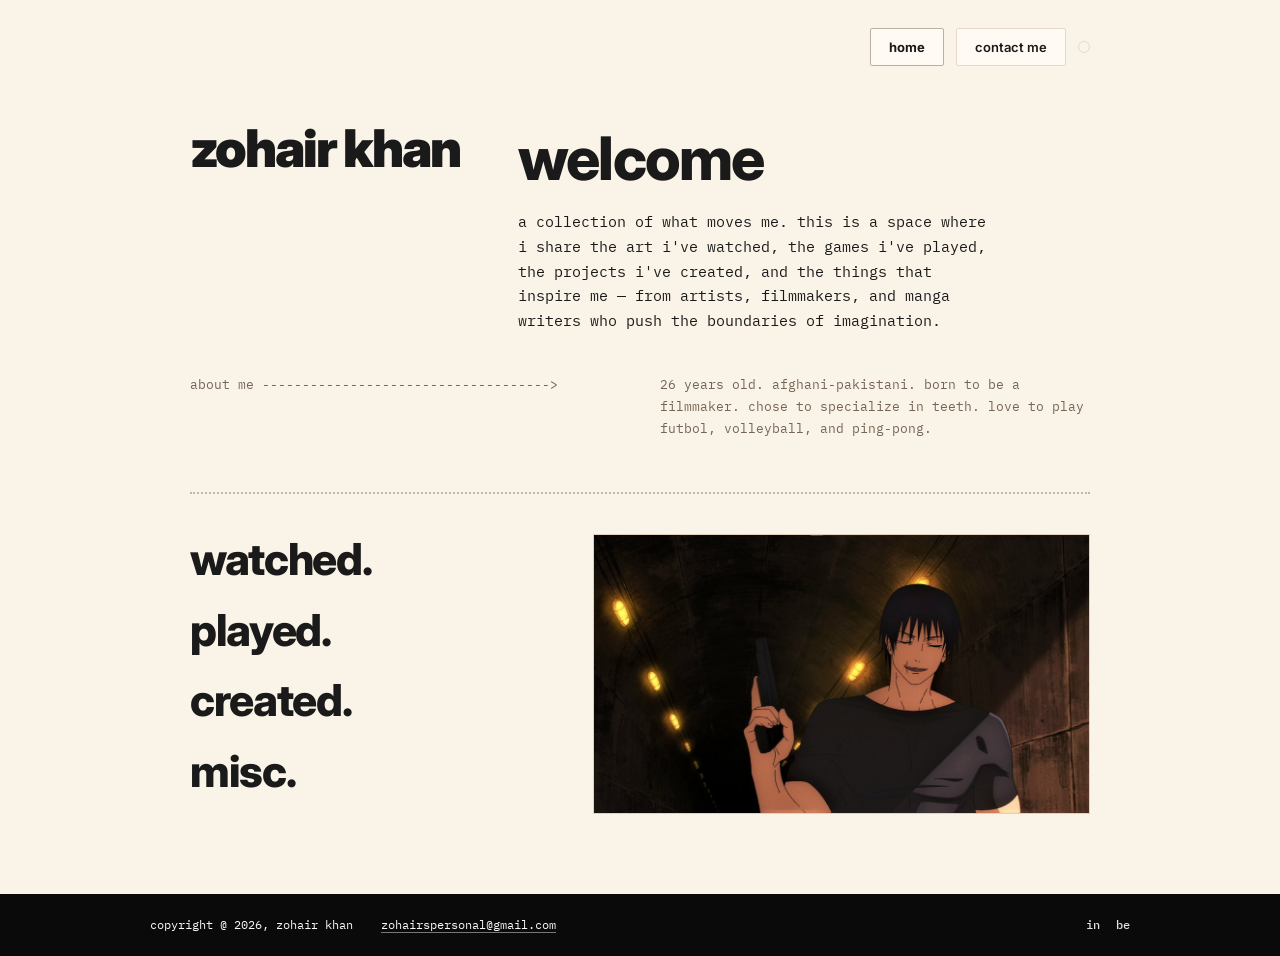
<file: index.html>
<!DOCTYPE html>
<html lang="en">
<head>
  <meta charset="UTF-8">
  <meta name="viewport" content="width=device-width, initial-scale=1.0">
  <title>zohair khan</title>
  <link rel="preconnect" href="https://fonts.googleapis.com">
  <link rel="preconnect" href="https://fonts.gstatic.com" crossorigin>
  <link href="https://fonts.googleapis.com/css2?family=IBM+Plex+Mono:wght@400;500&family=Inter:wght@400;600;800;900&display=swap" rel="stylesheet">
  <link rel="stylesheet" href="portfolio-theme.css">
</head>

<body>
  <div class="page">
    <header class="top-bar">
      <a class="nav-pill" href="index.html" aria-current="page">home</a>
      <a class="nav-pill" href="contact.html">contact me</a>
      <button type="button" class="theme-dot" id="theme-toggle" aria-label="Toggle dark mode" aria-pressed="false" title="Theme"></button>
    </header>

    <main>
      <section class="intro-block" aria-label="Introduction">
        <div class="name-brand">zohair khan</div>
        <div>
          <p class="hi">welcome</p>
          <p class="intro-lead">a collection of what moves me. this is a space where i share the art i've watched, the games i've played, the projects i've created, and the things that inspire me — from artists, filmmakers, and manga writers who push the boundaries of imagination. </p>
        </div>
      </section>

      <div class="intro-columns">
        <p>about me ------------------------------------></p>
        <p>26 years old. afghani-pakistani. born to be a filmmaker. chose to specialize in teeth. love to play futbol, volleyball, and ping-pong.  </p>
      </div>

      <hr class="rule-dotted">

      <section class="categories-row" aria-label="Portfolio categories">
        <nav id="works" class="category-nav">
          <a class="category-heading" href="film.html">watched.</a>
          <a class="category-heading" href="games.html">played.</a>
          <a class="category-heading" href="creative.html">created.</a>
          <a class="category-heading" href="reads.html">misc.</a>
        </nav>
        <figure class="bottom-spotlight">
          <img class="bottom-spotlight-img" src="spotlight.png" alt="Illustration � Toji Fushiguro in a tunnel">
        </figure>
      </section>
    </main>
  </div>

  <footer class="site-footer">
    <div class="inner">
      <span>copyright @ 2026, zohair khan</span>
      <span><a href="mailto:zohairspersonal@gmail.com">zohairspersonal@gmail.com</a></span>
      <div class="footer-social" aria-label="Social">
        <a href="https://linkedin.com" target="_blank" rel="noopener noreferrer">in</a>
        <a href="https://behance.net" target="_blank" rel="noopener noreferrer">be</a>
      </div>
    </div>
  </footer>

  <script src="portfolio-theme.js" defer></script>
</body>
</html>
</file>
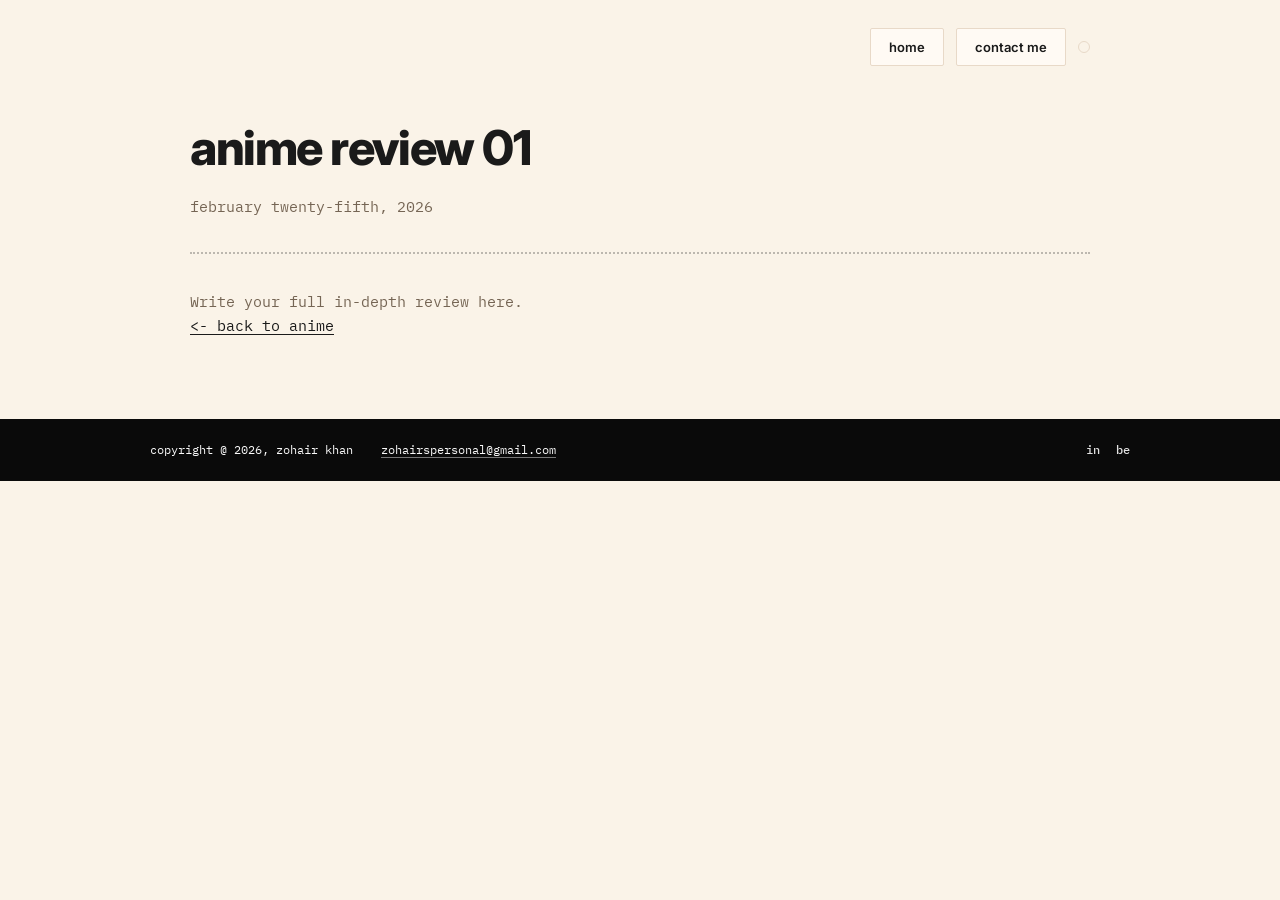
<file: anime-review-2026-02-25.html>
<!DOCTYPE html>
<html lang="en">
<head><meta charset="UTF-8"><meta name="viewport" content="width=device-width, initial-scale=1.0"><title>anime review 01</title><link rel="preconnect" href="https://fonts.googleapis.com"><link rel="preconnect" href="https://fonts.gstatic.com" crossorigin><link href="https://fonts.googleapis.com/css2?family=IBM+Plex+Mono:wght@400;500&family=Inter:wght@400;600;800;900&display=swap" rel="stylesheet"><link rel="stylesheet" href="portfolio-theme.css"></head>
<body><div class="page"><header class="top-bar"><a class="nav-pill" href="index.html">home</a><a class="nav-pill" href="contact.html">contact me</a><button type="button" class="theme-dot" id="theme-toggle" aria-label="Toggle dark mode" aria-pressed="false" title="Theme"></button></header><main><h1 class="page-title">anime review 01</h1><p class="subpage-lead">february twenty-fifth, 2026</p><hr class="rule-dotted rule-dotted--sub"><p class="subpage-lead">Write your full in-depth review here.</p><p class="subpage-lead"><a href="watched-anime.html"><- back to anime</a></p></main></div><footer class="site-footer"><div class="inner"><span>copyright @ 2026, zohair khan</span><span><a href="mailto:zohairspersonal@gmail.com">zohairspersonal@gmail.com</a></span><div class="footer-social" aria-label="Social"><a href="https://linkedin.com" target="_blank" rel="noopener noreferrer">in</a><a href="https://behance.net" target="_blank" rel="noopener noreferrer">be</a></div></div></footer><script src="portfolio-theme.js" defer></script></body>
</html>
</file>
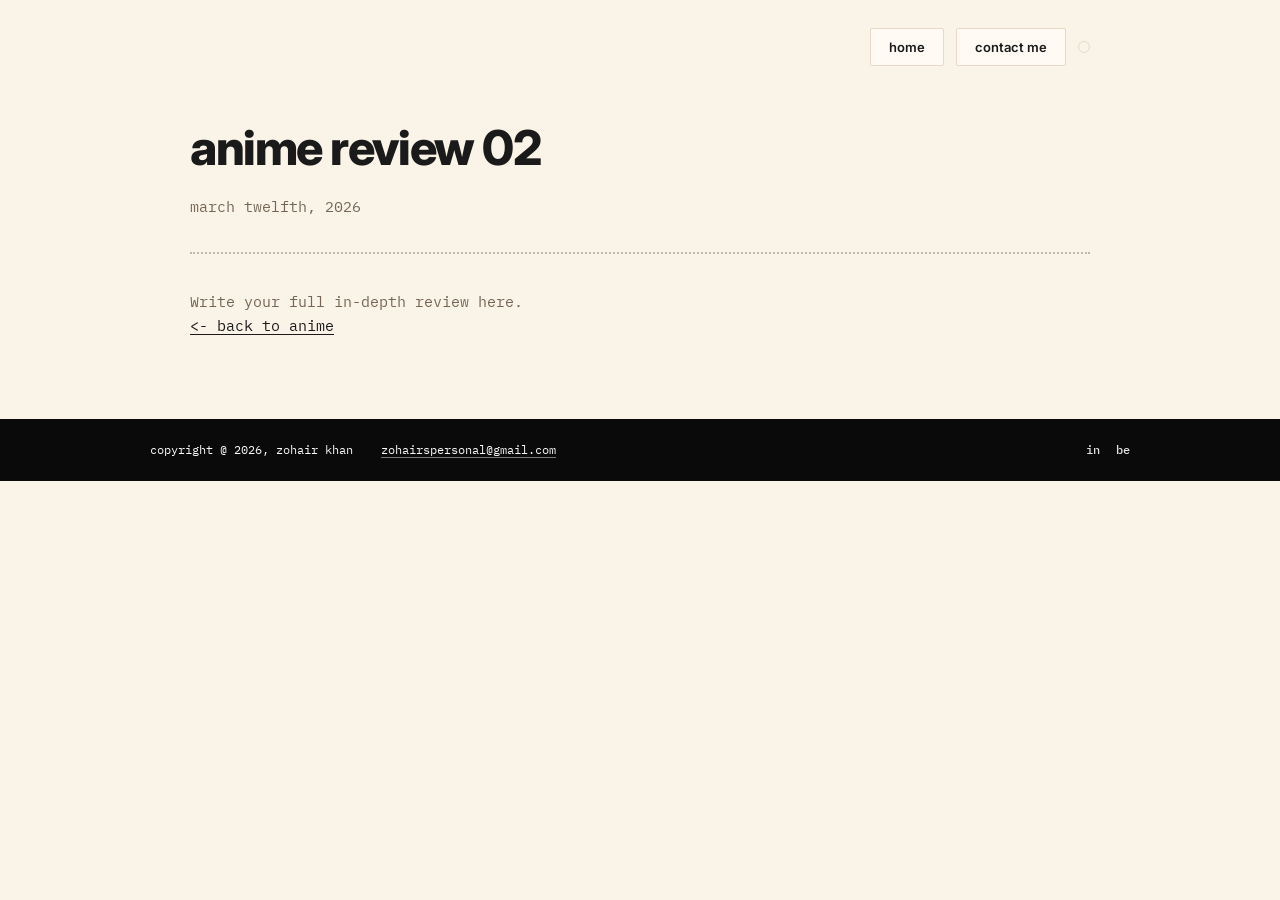
<file: anime-review-2026-03-12.html>
<!DOCTYPE html>
<html lang="en">
<head><meta charset="UTF-8"><meta name="viewport" content="width=device-width, initial-scale=1.0"><title>anime review 02</title><link rel="preconnect" href="https://fonts.googleapis.com"><link rel="preconnect" href="https://fonts.gstatic.com" crossorigin><link href="https://fonts.googleapis.com/css2?family=IBM+Plex+Mono:wght@400;500&family=Inter:wght@400;600;800;900&display=swap" rel="stylesheet"><link rel="stylesheet" href="portfolio-theme.css"></head>
<body><div class="page"><header class="top-bar"><a class="nav-pill" href="index.html">home</a><a class="nav-pill" href="contact.html">contact me</a><button type="button" class="theme-dot" id="theme-toggle" aria-label="Toggle dark mode" aria-pressed="false" title="Theme"></button></header><main><h1 class="page-title">anime review 02</h1><p class="subpage-lead">march twelfth, 2026</p><hr class="rule-dotted rule-dotted--sub"><p class="subpage-lead">Write your full in-depth review here.</p><p class="subpage-lead"><a href="watched-anime.html"><- back to anime</a></p></main></div><footer class="site-footer"><div class="inner"><span>copyright @ 2026, zohair khan</span><span><a href="mailto:zohairspersonal@gmail.com">zohairspersonal@gmail.com</a></span><div class="footer-social" aria-label="Social"><a href="https://linkedin.com" target="_blank" rel="noopener noreferrer">in</a><a href="https://behance.net" target="_blank" rel="noopener noreferrer">be</a></div></div></footer><script src="portfolio-theme.js" defer></script></body>
</html>
</file>
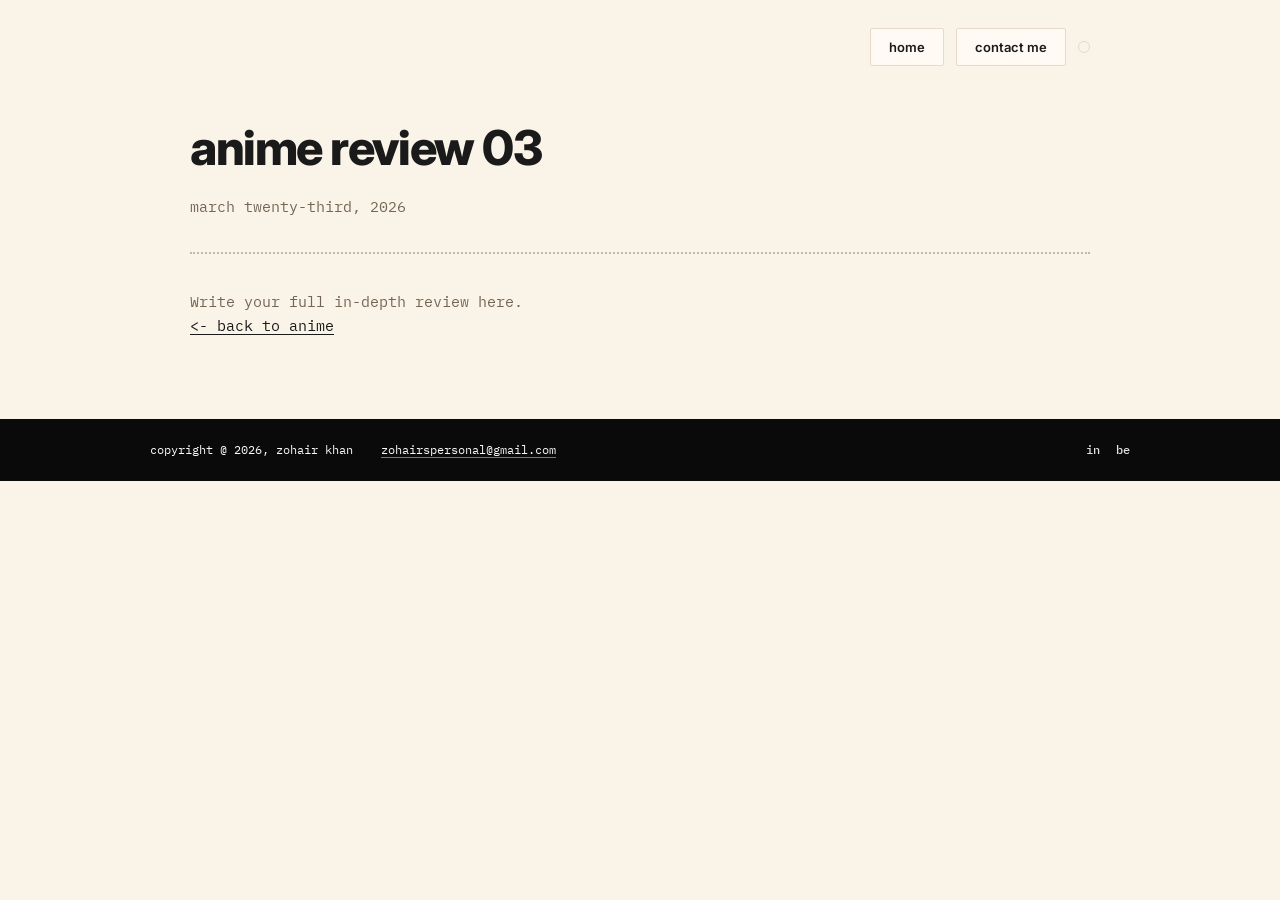
<file: anime-review-2026-03-23.html>
<!DOCTYPE html>
<html lang="en">
<head>
  <meta charset="UTF-8">
  <meta name="viewport" content="width=device-width, initial-scale=1.0">
  <title>anime review 03</title>
  <link rel="preconnect" href="https://fonts.googleapis.com">
  <link rel="preconnect" href="https://fonts.gstatic.com" crossorigin>
  <link href="https://fonts.googleapis.com/css2?family=IBM+Plex+Mono:wght@400;500&family=Inter:wght@400;600;800;900&display=swap" rel="stylesheet">
  <link rel="stylesheet" href="portfolio-theme.css">
</head>
<body>
  <div class="page">
    <header class="top-bar">
      <a class="nav-pill" href="index.html">home</a>
      <a class="nav-pill" href="contact.html">contact me</a>
      <button type="button" class="theme-dot" id="theme-toggle" aria-label="Toggle dark mode" aria-pressed="false" title="Theme"></button>
    </header>
    <main>
      <h1 class="page-title">anime review 03</h1>
      <p class="subpage-lead">march twenty-third, 2026</p>
      <hr class="rule-dotted rule-dotted--sub">
      <p class="subpage-lead">Write your full in-depth review here.</p>
      <p class="subpage-lead"><a href="watched-anime.html"><- back to anime</a></p>
    </main>
  </div>
  <footer class="site-footer"><div class="inner"><span>copyright @ 2026, zohair khan</span><span><a href="mailto:zohairspersonal@gmail.com">zohairspersonal@gmail.com</a></span><div class="footer-social" aria-label="Social"><a href="https://linkedin.com" target="_blank" rel="noopener noreferrer">in</a><a href="https://behance.net" target="_blank" rel="noopener noreferrer">be</a></div></div></footer>
  <script src="portfolio-theme.js" defer></script>
</body>
</html>
</file>
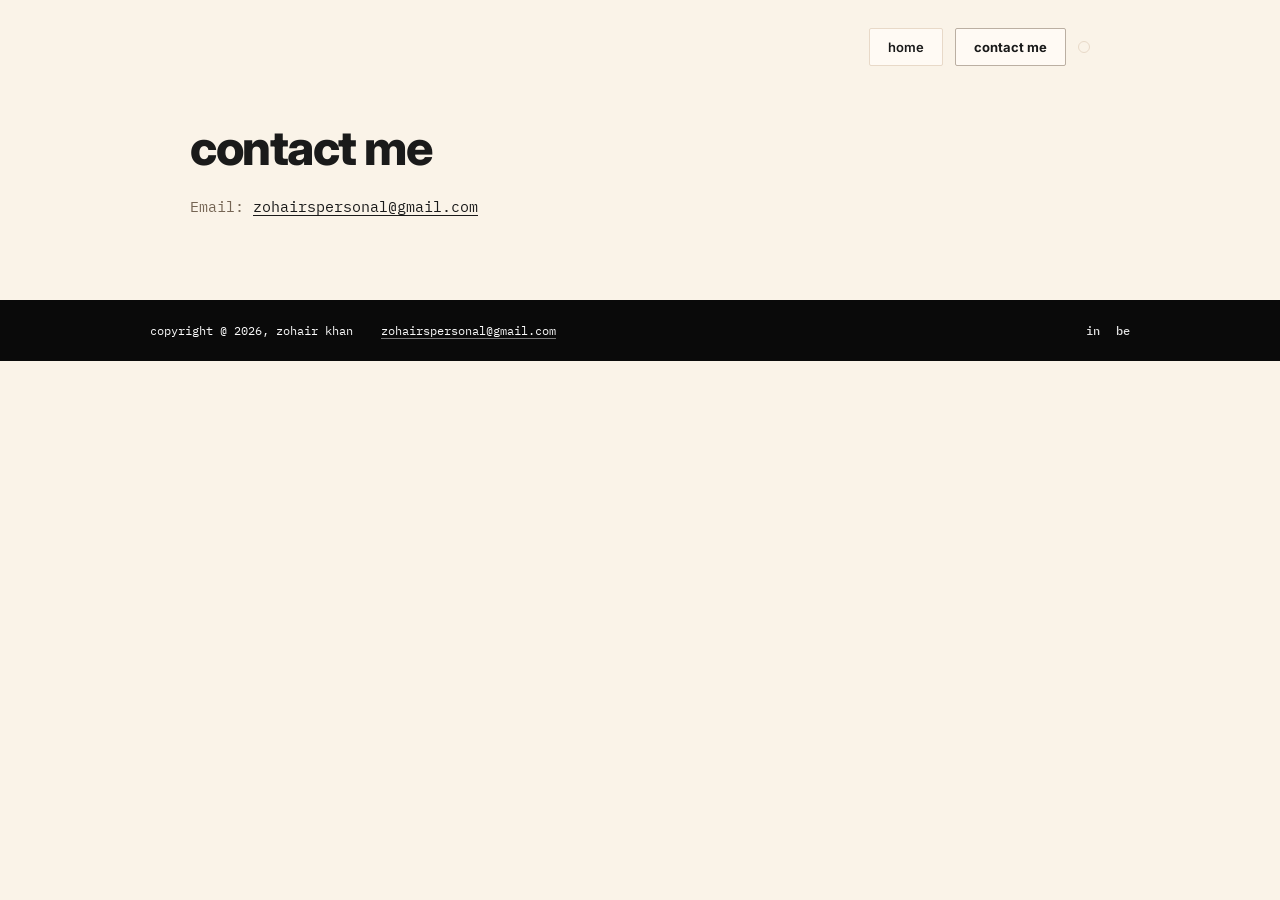
<file: contact.html>
<!DOCTYPE html>
<html lang="en">
<head>
  <meta charset="UTF-8">
  <meta name="viewport" content="width=device-width, initial-scale=1.0">
  <title>contact me</title>
  <link rel="preconnect" href="https://fonts.googleapis.com">
  <link rel="preconnect" href="https://fonts.gstatic.com" crossorigin>
  <link href="https://fonts.googleapis.com/css2?family=IBM+Plex+Mono:wght@400;500&family=Inter:wght@400;600;800;900&display=swap" rel="stylesheet">
  <link rel="stylesheet" href="portfolio-theme.css">
</head>
<body>
  <div class="page">
    <header class="top-bar">
      <a class="nav-pill" href="index.html">home</a>
      <a class="nav-pill" href="contact.html" aria-current="page">contact me</a>
      <button type="button" class="theme-dot" id="theme-toggle" aria-label="Toggle dark mode" aria-pressed="false" title="Theme"></button>
    </header>

    <main>
      <h1 class="page-title">contact me</h1>
      <p class="subpage-lead">
        Email: <a href="mailto:zohairspersonal@gmail.com">zohairspersonal@gmail.com</a>
      </p>
    </main>
  </div>

  <footer class="site-footer">
    <div class="inner">
      <span>copyright @ 2026, zohair khan</span>
      <span><a href="mailto:zohairspersonal@gmail.com">zohairspersonal@gmail.com</a></span>
      <div class="footer-social" aria-label="Social">
        <a href="https://linkedin.com" target="_blank" rel="noopener noreferrer">in</a>
        <a href="https://behance.net" target="_blank" rel="noopener noreferrer">be</a>
      </div>
    </div>
  </footer>

  <script src="portfolio-theme.js" defer></script>
</body>
</html>
</file>
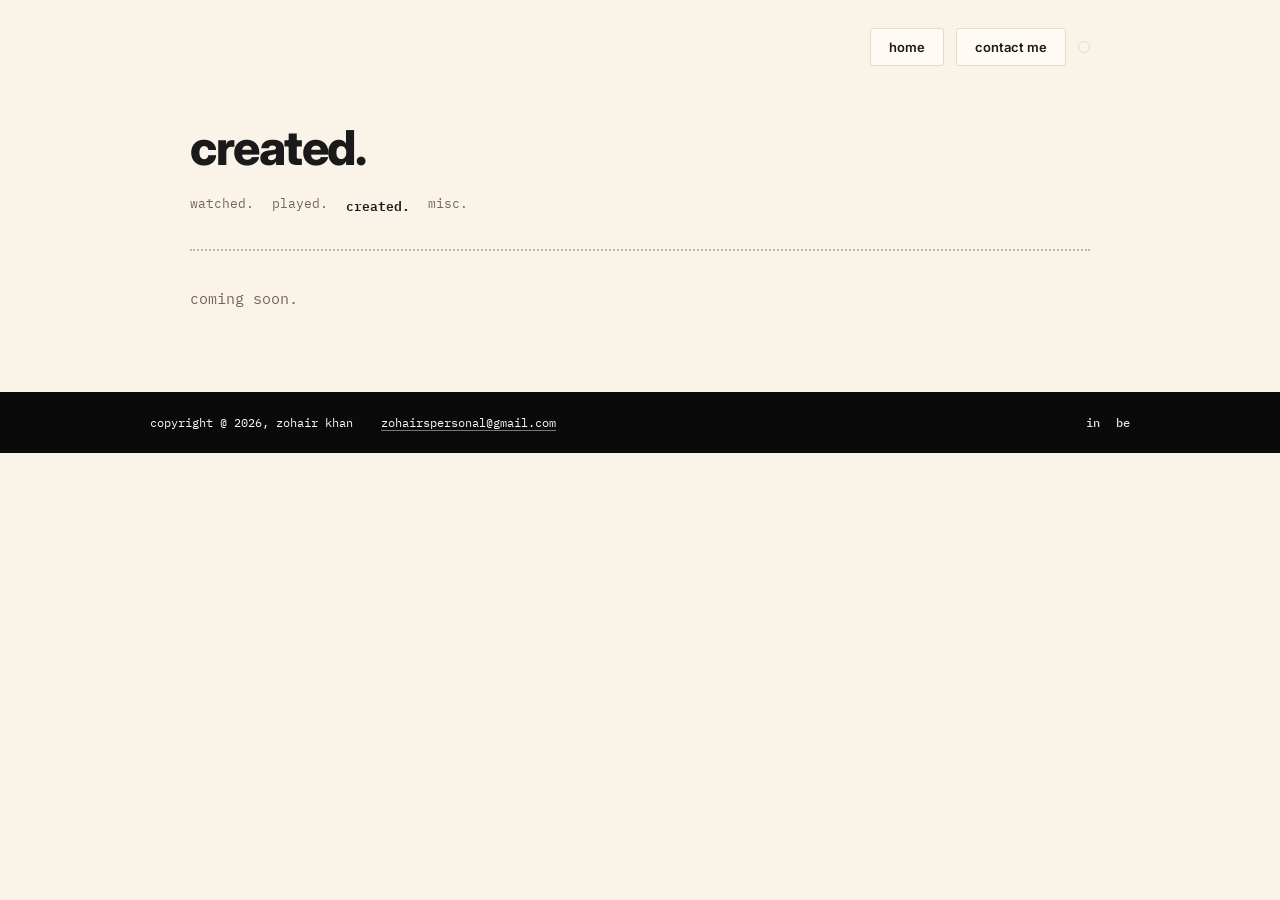
<file: creative.html>
<!DOCTYPE html>
<html lang="en">
<head>
  <meta charset="UTF-8">
  <meta name="viewport" content="width=device-width, initial-scale=1.0">
  <title>created.</title>
  <link rel="preconnect" href="https://fonts.googleapis.com">
  <link rel="preconnect" href="https://fonts.gstatic.com" crossorigin>
  <link href="https://fonts.googleapis.com/css2?family=IBM+Plex+Mono:wght@400;500&family=Inter:wght@400;600;800;900&display=swap" rel="stylesheet">
  <link rel="stylesheet" href="portfolio-theme.css">
</head>
<body>
  <div class="page">
    <header class="top-bar">
      <a class="nav-pill" href="index.html">home</a>
      <a class="nav-pill" href="contact.html">contact me</a>
      <button type="button" class="theme-dot" id="theme-toggle" aria-label="Toggle dark mode" aria-pressed="false" title="Theme"></button>
    </header>

    <main>
      <h1 class="page-title">created.</h1>
      <nav class="subpage-nav" aria-label="Portfolio sections">
        <a href="film.html">watched.</a>
        <a href="games.html">played.</a>
        <a href="creative.html" aria-current="page">created.</a>
        <a href="reads.html">misc.</a>
      </nav>
      <hr class="rule-dotted rule-dotted--sub">

      <p class="subpage-lead">coming soon.</p>
    </main>
  </div>

  <footer class="site-footer">
    <div class="inner">
      <span>copyright @ 2026, zohair khan</span>
      <span><a href="mailto:zohairspersonal@gmail.com">zohairspersonal@gmail.com</a></span>
      <div class="footer-social" aria-label="Social">
        <a href="https://linkedin.com" target="_blank" rel="noopener noreferrer">in</a>
        <a href="https://behance.net" target="_blank" rel="noopener noreferrer">be</a>
      </div>
    </div>
  </footer>

  <script src="portfolio-theme.js" defer></script>
</body>
</html>
</file>
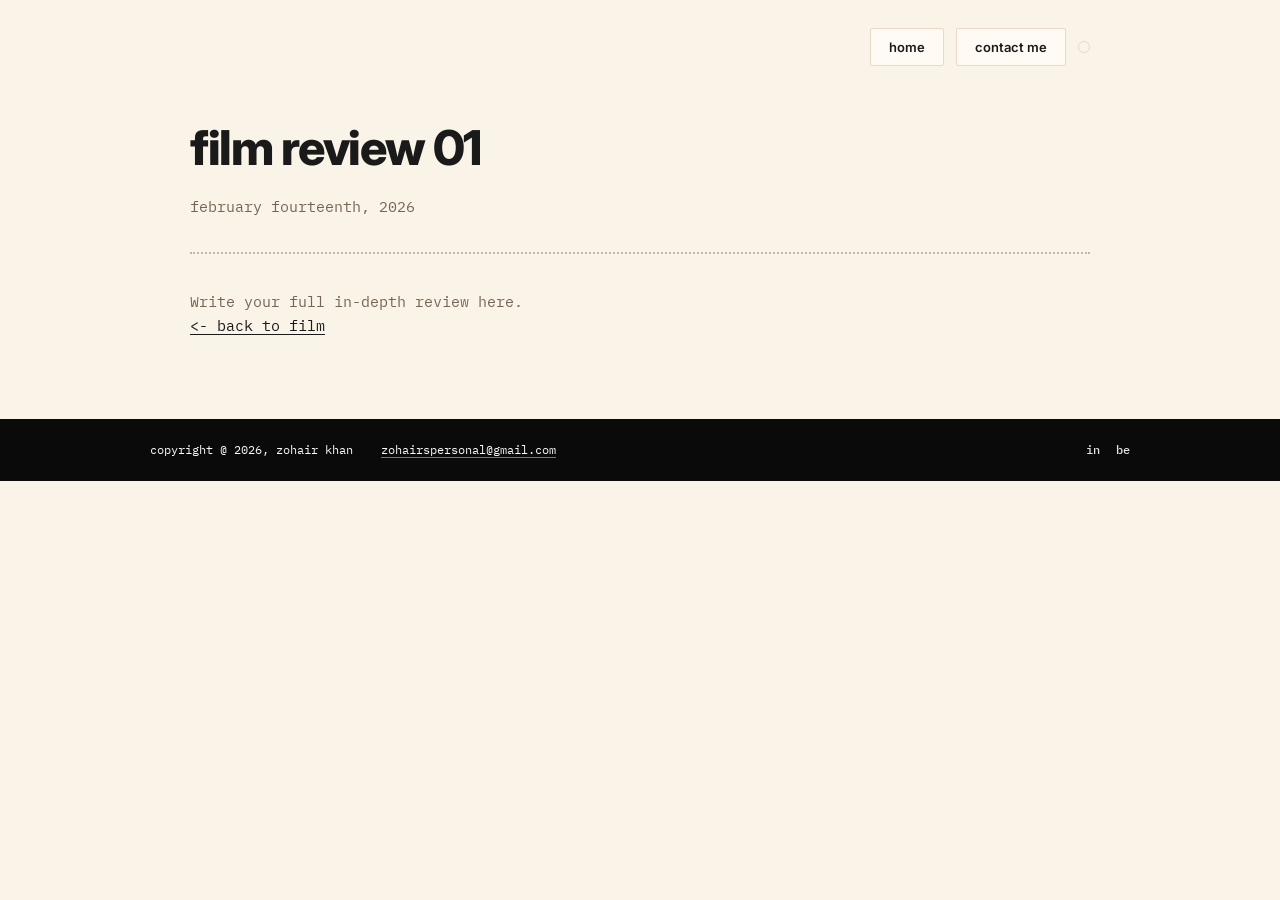
<file: film-review-2026-02-14.html>
<!DOCTYPE html>
<html lang="en">
<head><meta charset="UTF-8"><meta name="viewport" content="width=device-width, initial-scale=1.0"><title>film review 01</title><link rel="preconnect" href="https://fonts.googleapis.com"><link rel="preconnect" href="https://fonts.gstatic.com" crossorigin><link href="https://fonts.googleapis.com/css2?family=IBM+Plex+Mono:wght@400;500&family=Inter:wght@400;600;800;900&display=swap" rel="stylesheet"><link rel="stylesheet" href="portfolio-theme.css"></head>
<body><div class="page"><header class="top-bar"><a class="nav-pill" href="index.html">home</a><a class="nav-pill" href="contact.html">contact me</a><button type="button" class="theme-dot" id="theme-toggle" aria-label="Toggle dark mode" aria-pressed="false" title="Theme"></button></header><main><h1 class="page-title">film review 01</h1><p class="subpage-lead">february fourteenth, 2026</p><hr class="rule-dotted rule-dotted--sub"><p class="subpage-lead">Write your full in-depth review here.</p><p class="subpage-lead"><a href="watched-film.html"><- back to film</a></p></main></div><footer class="site-footer"><div class="inner"><span>copyright @ 2026, zohair khan</span><span><a href="mailto:zohairspersonal@gmail.com">zohairspersonal@gmail.com</a></span><div class="footer-social" aria-label="Social"><a href="https://linkedin.com" target="_blank" rel="noopener noreferrer">in</a><a href="https://behance.net" target="_blank" rel="noopener noreferrer">be</a></div></div></footer><script src="portfolio-theme.js" defer></script></body>
</html>
</file>
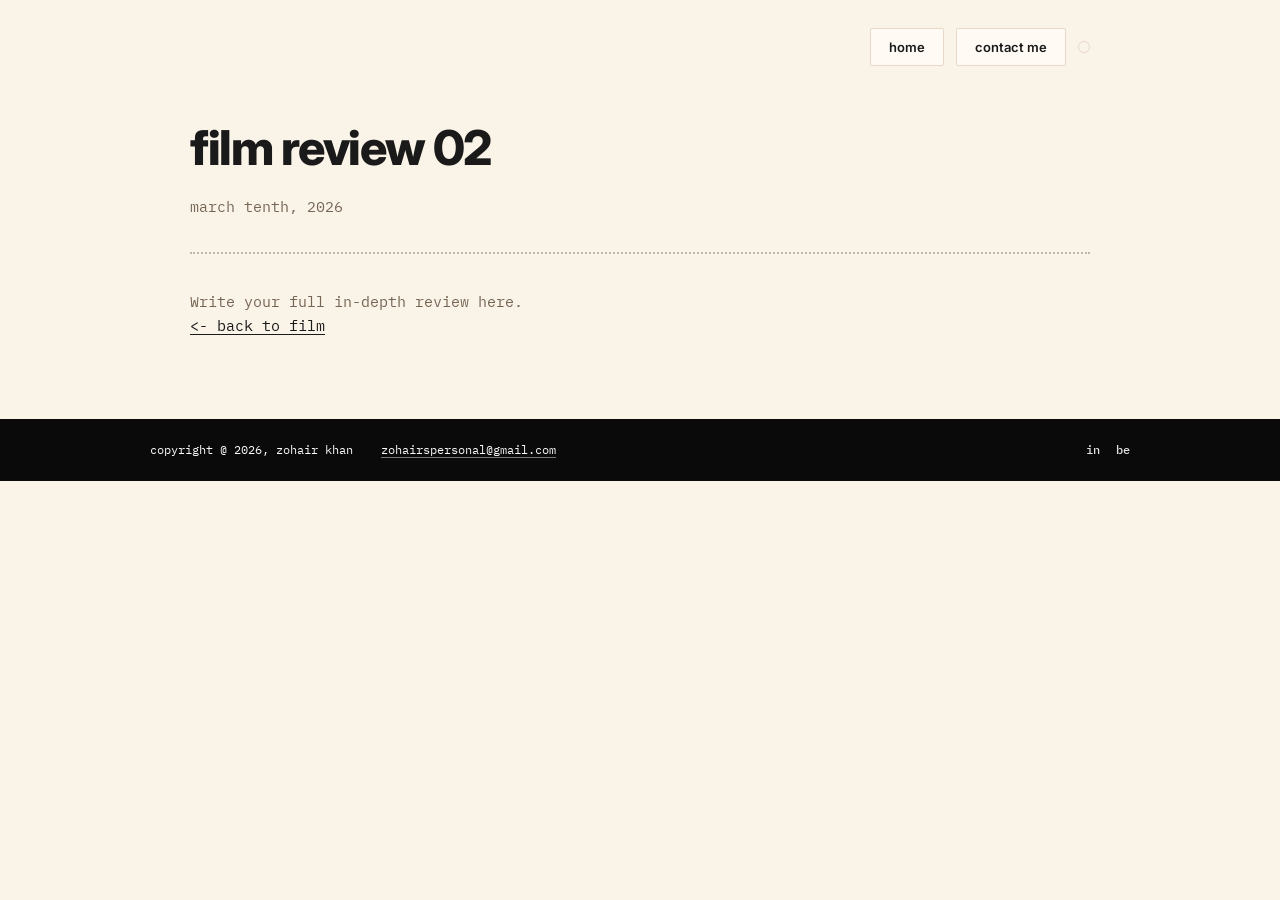
<file: film-review-2026-03-10.html>
<!DOCTYPE html>
<html lang="en">
<head><meta charset="UTF-8"><meta name="viewport" content="width=device-width, initial-scale=1.0"><title>film review 02</title><link rel="preconnect" href="https://fonts.googleapis.com"><link rel="preconnect" href="https://fonts.gstatic.com" crossorigin><link href="https://fonts.googleapis.com/css2?family=IBM+Plex+Mono:wght@400;500&family=Inter:wght@400;600;800;900&display=swap" rel="stylesheet"><link rel="stylesheet" href="portfolio-theme.css"></head>
<body><div class="page"><header class="top-bar"><a class="nav-pill" href="index.html">home</a><a class="nav-pill" href="contact.html">contact me</a><button type="button" class="theme-dot" id="theme-toggle" aria-label="Toggle dark mode" aria-pressed="false" title="Theme"></button></header><main><h1 class="page-title">film review 02</h1><p class="subpage-lead">march tenth, 2026</p><hr class="rule-dotted rule-dotted--sub"><p class="subpage-lead">Write your full in-depth review here.</p><p class="subpage-lead"><a href="watched-film.html"><- back to film</a></p></main></div><footer class="site-footer"><div class="inner"><span>copyright @ 2026, zohair khan</span><span><a href="mailto:zohairspersonal@gmail.com">zohairspersonal@gmail.com</a></span><div class="footer-social" aria-label="Social"><a href="https://linkedin.com" target="_blank" rel="noopener noreferrer">in</a><a href="https://behance.net" target="_blank" rel="noopener noreferrer">be</a></div></div></footer><script src="portfolio-theme.js" defer></script></body>
</html>
</file>
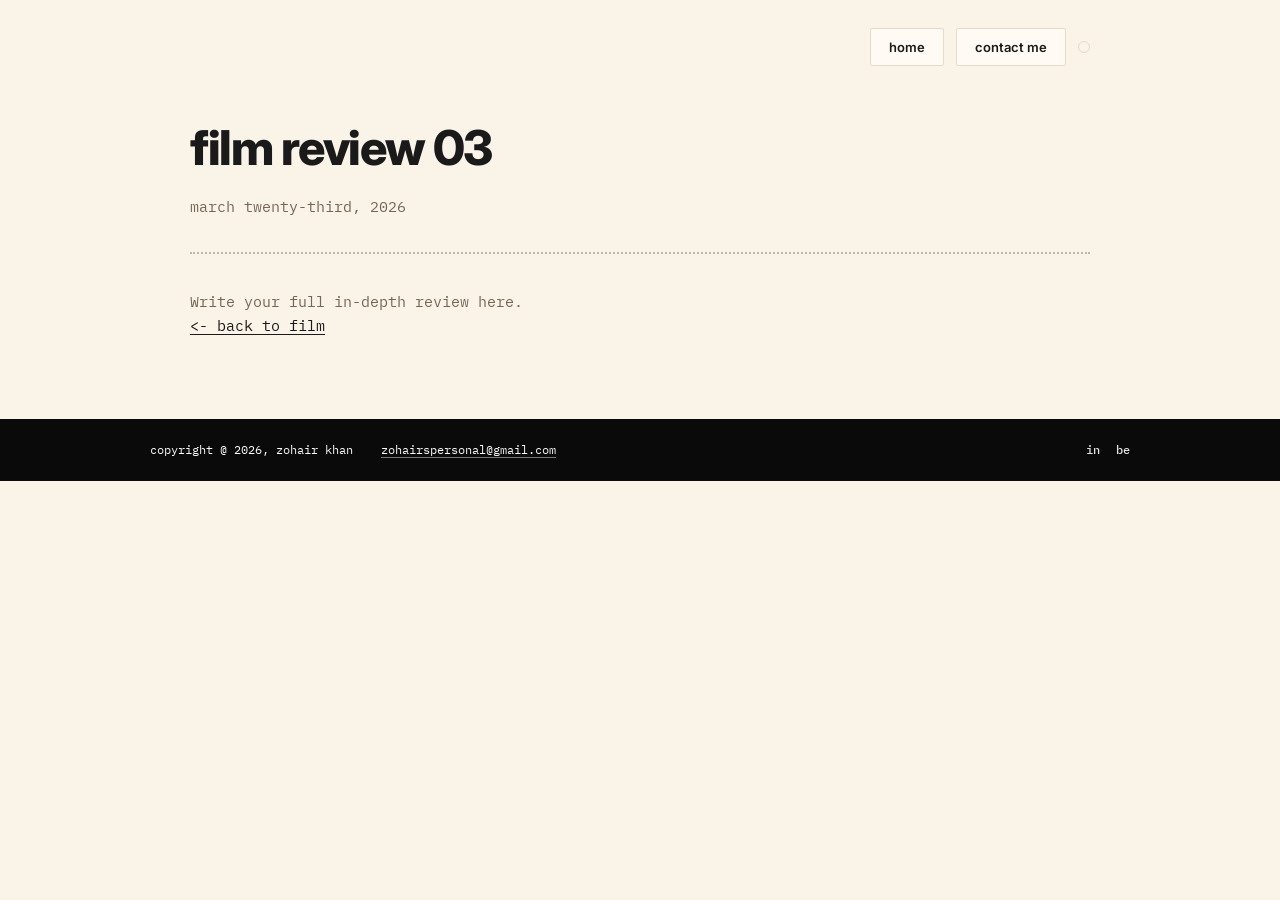
<file: film-review-2026-03-23.html>
<!DOCTYPE html>
<html lang="en">
<head><meta charset="UTF-8"><meta name="viewport" content="width=device-width, initial-scale=1.0"><title>film review 03</title><link rel="preconnect" href="https://fonts.googleapis.com"><link rel="preconnect" href="https://fonts.gstatic.com" crossorigin><link href="https://fonts.googleapis.com/css2?family=IBM+Plex+Mono:wght@400;500&family=Inter:wght@400;600;800;900&display=swap" rel="stylesheet"><link rel="stylesheet" href="portfolio-theme.css"></head>
<body><div class="page"><header class="top-bar"><a class="nav-pill" href="index.html">home</a><a class="nav-pill" href="contact.html">contact me</a><button type="button" class="theme-dot" id="theme-toggle" aria-label="Toggle dark mode" aria-pressed="false" title="Theme"></button></header><main><h1 class="page-title">film review 03</h1><p class="subpage-lead">march twenty-third, 2026</p><hr class="rule-dotted rule-dotted--sub"><p class="subpage-lead">Write your full in-depth review here.</p><p class="subpage-lead"><a href="watched-film.html"><- back to film</a></p></main></div><footer class="site-footer"><div class="inner"><span>copyright @ 2026, zohair khan</span><span><a href="mailto:zohairspersonal@gmail.com">zohairspersonal@gmail.com</a></span><div class="footer-social" aria-label="Social"><a href="https://linkedin.com" target="_blank" rel="noopener noreferrer">in</a><a href="https://behance.net" target="_blank" rel="noopener noreferrer">be</a></div></div></footer><script src="portfolio-theme.js" defer></script></body>
</html>
</file>
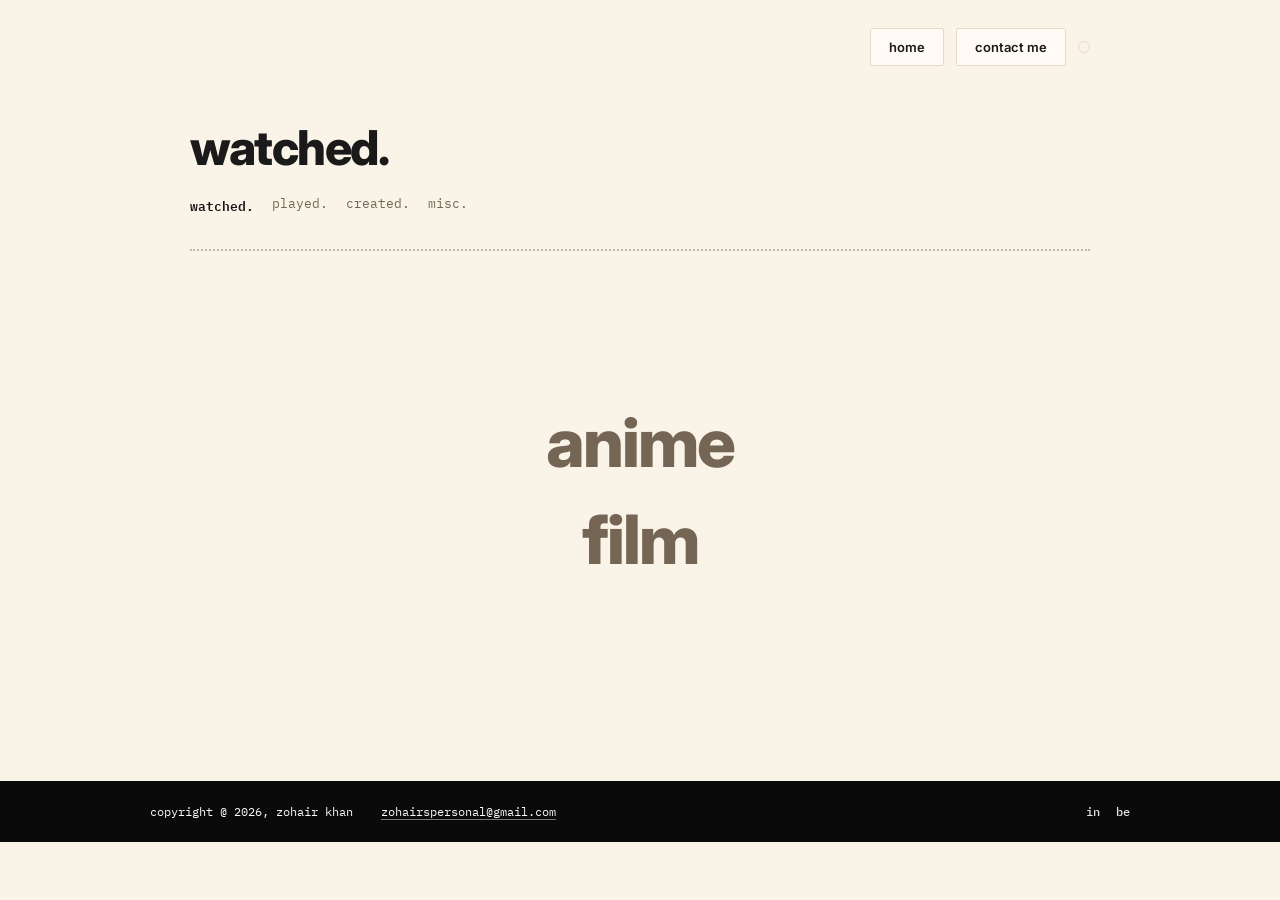
<file: film.html>
<!DOCTYPE html>
<html lang="en">
<head>
  <meta charset="UTF-8">
  <meta name="viewport" content="width=device-width, initial-scale=1.0">
  <title>watched.</title>
  <link rel="preconnect" href="https://fonts.googleapis.com">
  <link rel="preconnect" href="https://fonts.gstatic.com" crossorigin>
  <link href="https://fonts.googleapis.com/css2?family=IBM+Plex+Mono:wght@400;500&family=Inter:wght@400;600;800;900&display=swap" rel="stylesheet">
  <link rel="stylesheet" href="portfolio-theme.css">
</head>
<body>
  <div class="page">
    <header class="top-bar">
      <a class="nav-pill" href="index.html">home</a>
      <a class="nav-pill" href="contact.html">contact me</a>
      <button type="button" class="theme-dot" id="theme-toggle" aria-label="Toggle dark mode" aria-pressed="false" title="Theme"></button>
    </header>

    <main>
      <h1 class="page-title">watched.</h1>
      <nav class="subpage-nav" aria-label="Portfolio sections">
        <a href="film.html" aria-current="page">watched.</a>
        <a href="games.html">played.</a>
        <a href="creative.html">created.</a>
        <a href="reads.html">misc.</a>
      </nav>
      <hr class="rule-dotted rule-dotted--sub">

      <section class="watched-chooser" aria-label="Choose watched category">
        <a class="watched-choice" href="watched-anime.html">anime</a>
        <a class="watched-choice" href="watched-film.html">film</a>
      </section>
    </main>
  </div>

  <footer class="site-footer">
    <div class="inner">
      <span>copyright @ 2026, zohair khan</span>
      <span><a href="mailto:zohairspersonal@gmail.com">zohairspersonal@gmail.com</a></span>
      <div class="footer-social" aria-label="Social">
        <a href="https://linkedin.com" target="_blank" rel="noopener noreferrer">in</a>
        <a href="https://behance.net" target="_blank" rel="noopener noreferrer">be</a>
      </div>
    </div>
  </footer>

  <script src="portfolio-theme.js" defer></script>
</body>
</html>
</file>
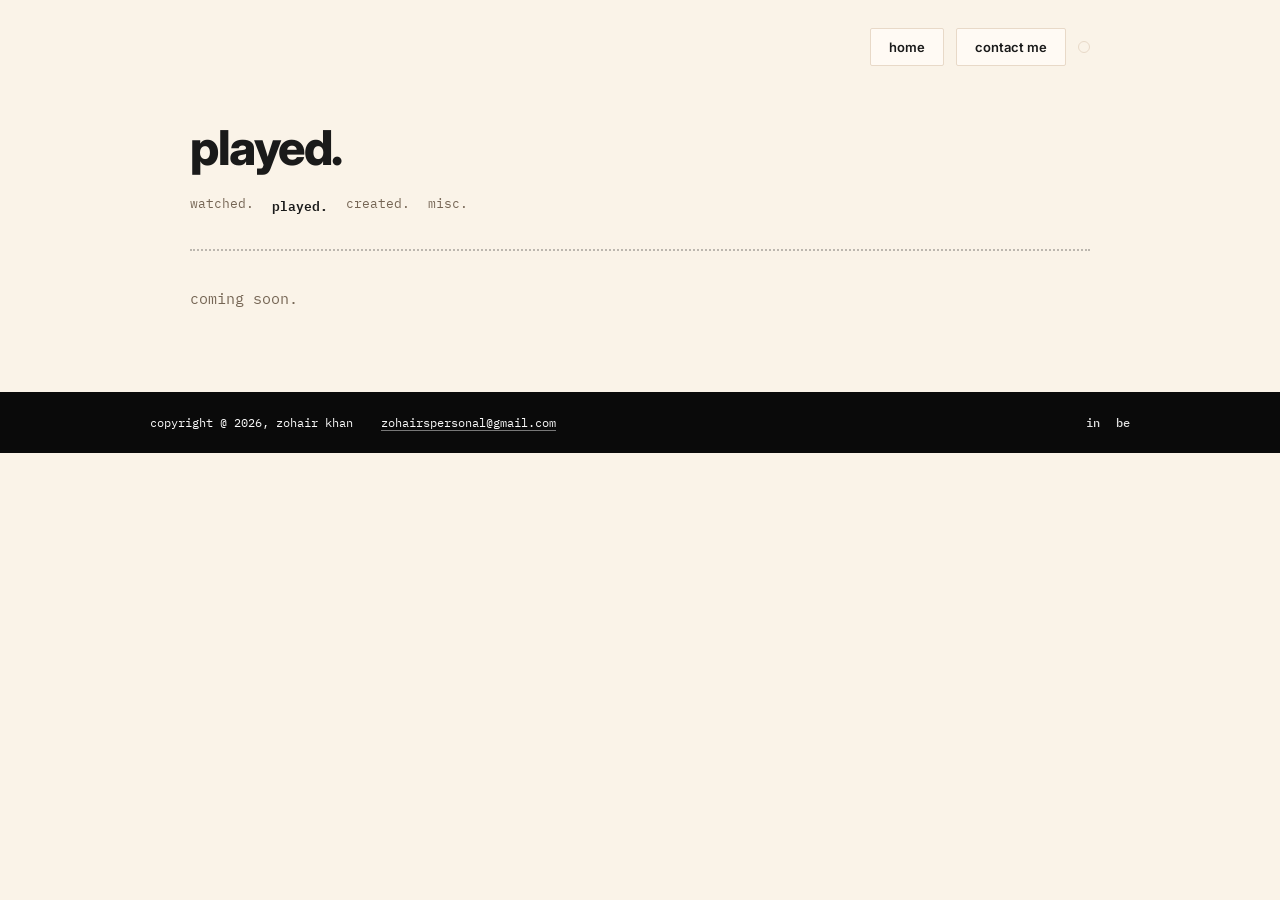
<file: games.html>
<!DOCTYPE html>
<html lang="en">
<head>
  <meta charset="UTF-8">
  <meta name="viewport" content="width=device-width, initial-scale=1.0">
  <title>played.</title>
  <link rel="preconnect" href="https://fonts.googleapis.com">
  <link rel="preconnect" href="https://fonts.gstatic.com" crossorigin>
  <link href="https://fonts.googleapis.com/css2?family=IBM+Plex+Mono:wght@400;500&family=Inter:wght@400;600;800;900&display=swap" rel="stylesheet">
  <link rel="stylesheet" href="portfolio-theme.css">
</head>
<body>
  <div class="page">
    <header class="top-bar">
      <a class="nav-pill" href="index.html">home</a>
      <a class="nav-pill" href="contact.html">contact me</a>
      <button type="button" class="theme-dot" id="theme-toggle" aria-label="Toggle dark mode" aria-pressed="false" title="Theme"></button>
    </header>

    <main>
      <h1 class="page-title">played.</h1>
      <nav class="subpage-nav" aria-label="Portfolio sections">
        <a href="film.html">watched.</a>
        <a href="games.html" aria-current="page">played.</a>
        <a href="creative.html">created.</a>
        <a href="reads.html">misc.</a>
      </nav>
      <hr class="rule-dotted rule-dotted--sub">

      <p class="subpage-lead">coming soon.</p>
    </main>
  </div>

  <footer class="site-footer">
    <div class="inner">
      <span>copyright @ 2026, zohair khan</span>
      <span><a href="mailto:zohairspersonal@gmail.com">zohairspersonal@gmail.com</a></span>
      <div class="footer-social" aria-label="Social">
        <a href="https://linkedin.com" target="_blank" rel="noopener noreferrer">in</a>
        <a href="https://behance.net" target="_blank" rel="noopener noreferrer">be</a>
      </div>
    </div>
  </footer>

  <script src="portfolio-theme.js" defer></script>
</body>
</html>
</file>
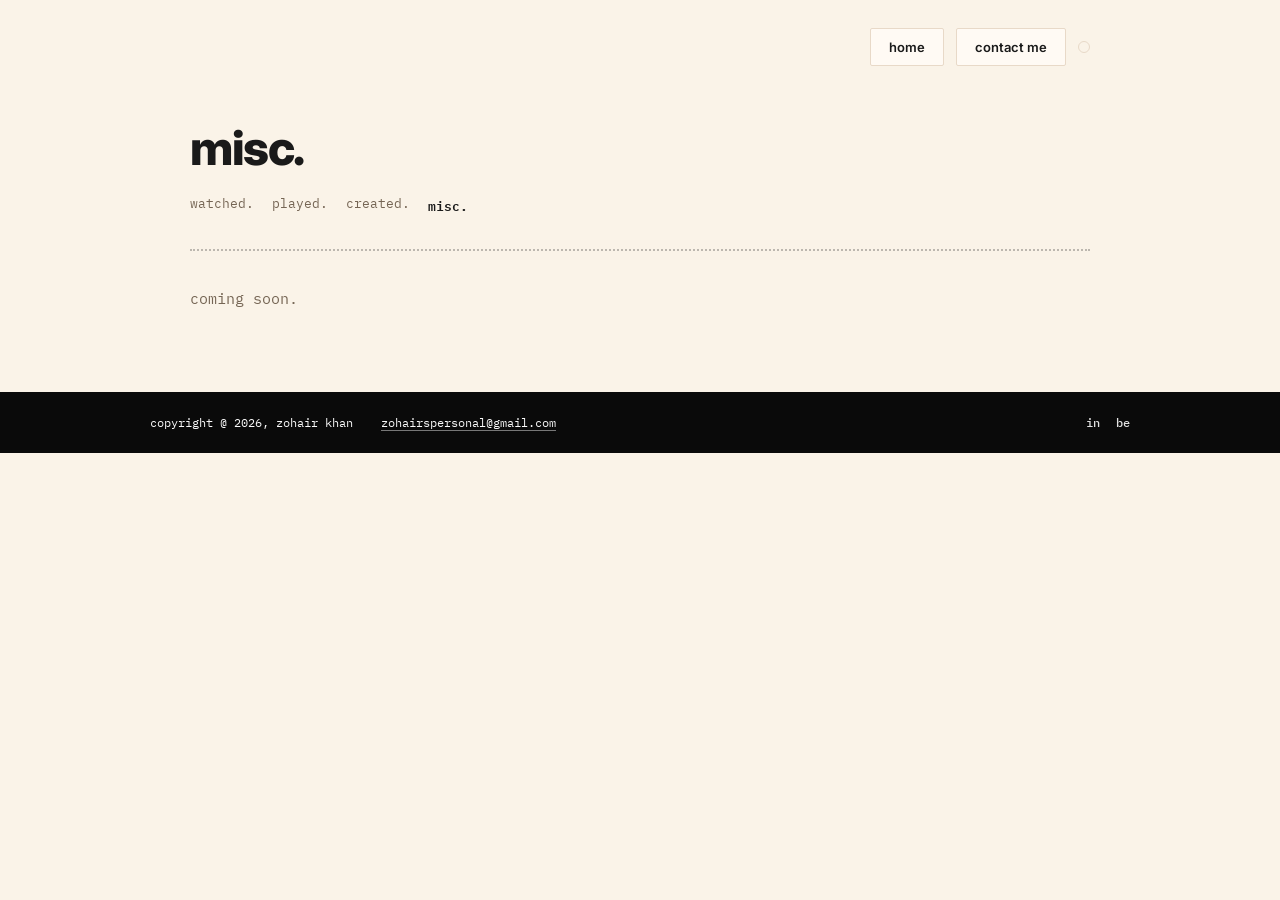
<file: reads.html>
<!DOCTYPE html>
<html lang="en">
<head>
  <meta charset="UTF-8">
  <meta name="viewport" content="width=device-width, initial-scale=1.0">
  <title>misc.</title>
  <link rel="preconnect" href="https://fonts.googleapis.com">
  <link rel="preconnect" href="https://fonts.gstatic.com" crossorigin>
  <link href="https://fonts.googleapis.com/css2?family=IBM+Plex+Mono:wght@400;500&family=Inter:wght@400;600;800;900&display=swap" rel="stylesheet">
  <link rel="stylesheet" href="portfolio-theme.css">
</head>
<body>
  <div class="page">
    <header class="top-bar">
      <a class="nav-pill" href="index.html">home</a>
      <a class="nav-pill" href="contact.html">contact me</a>
      <button type="button" class="theme-dot" id="theme-toggle" aria-label="Toggle dark mode" aria-pressed="false" title="Theme"></button>
    </header>

    <main>
      <h1 class="page-title">misc.</h1>
      <nav class="subpage-nav" aria-label="Portfolio sections">
        <a href="film.html">watched.</a>
        <a href="games.html">played.</a>
        <a href="creative.html">created.</a>
        <a href="reads.html" aria-current="page">misc.</a>
      </nav>
      <hr class="rule-dotted rule-dotted--sub">

      <p class="subpage-lead">coming soon.</p>
    </main>
  </div>

  <footer class="site-footer">
    <div class="inner">
      <span>copyright @ 2026, zohair khan</span>
      <span><a href="mailto:zohairspersonal@gmail.com">zohairspersonal@gmail.com</a></span>
      <div class="footer-social" aria-label="Social">
        <a href="https://linkedin.com" target="_blank" rel="noopener noreferrer">in</a>
        <a href="https://behance.net" target="_blank" rel="noopener noreferrer">be</a>
      </div>
    </div>
  </footer>

  <script src="portfolio-theme.js" defer></script>
</body>
</html>
</file>
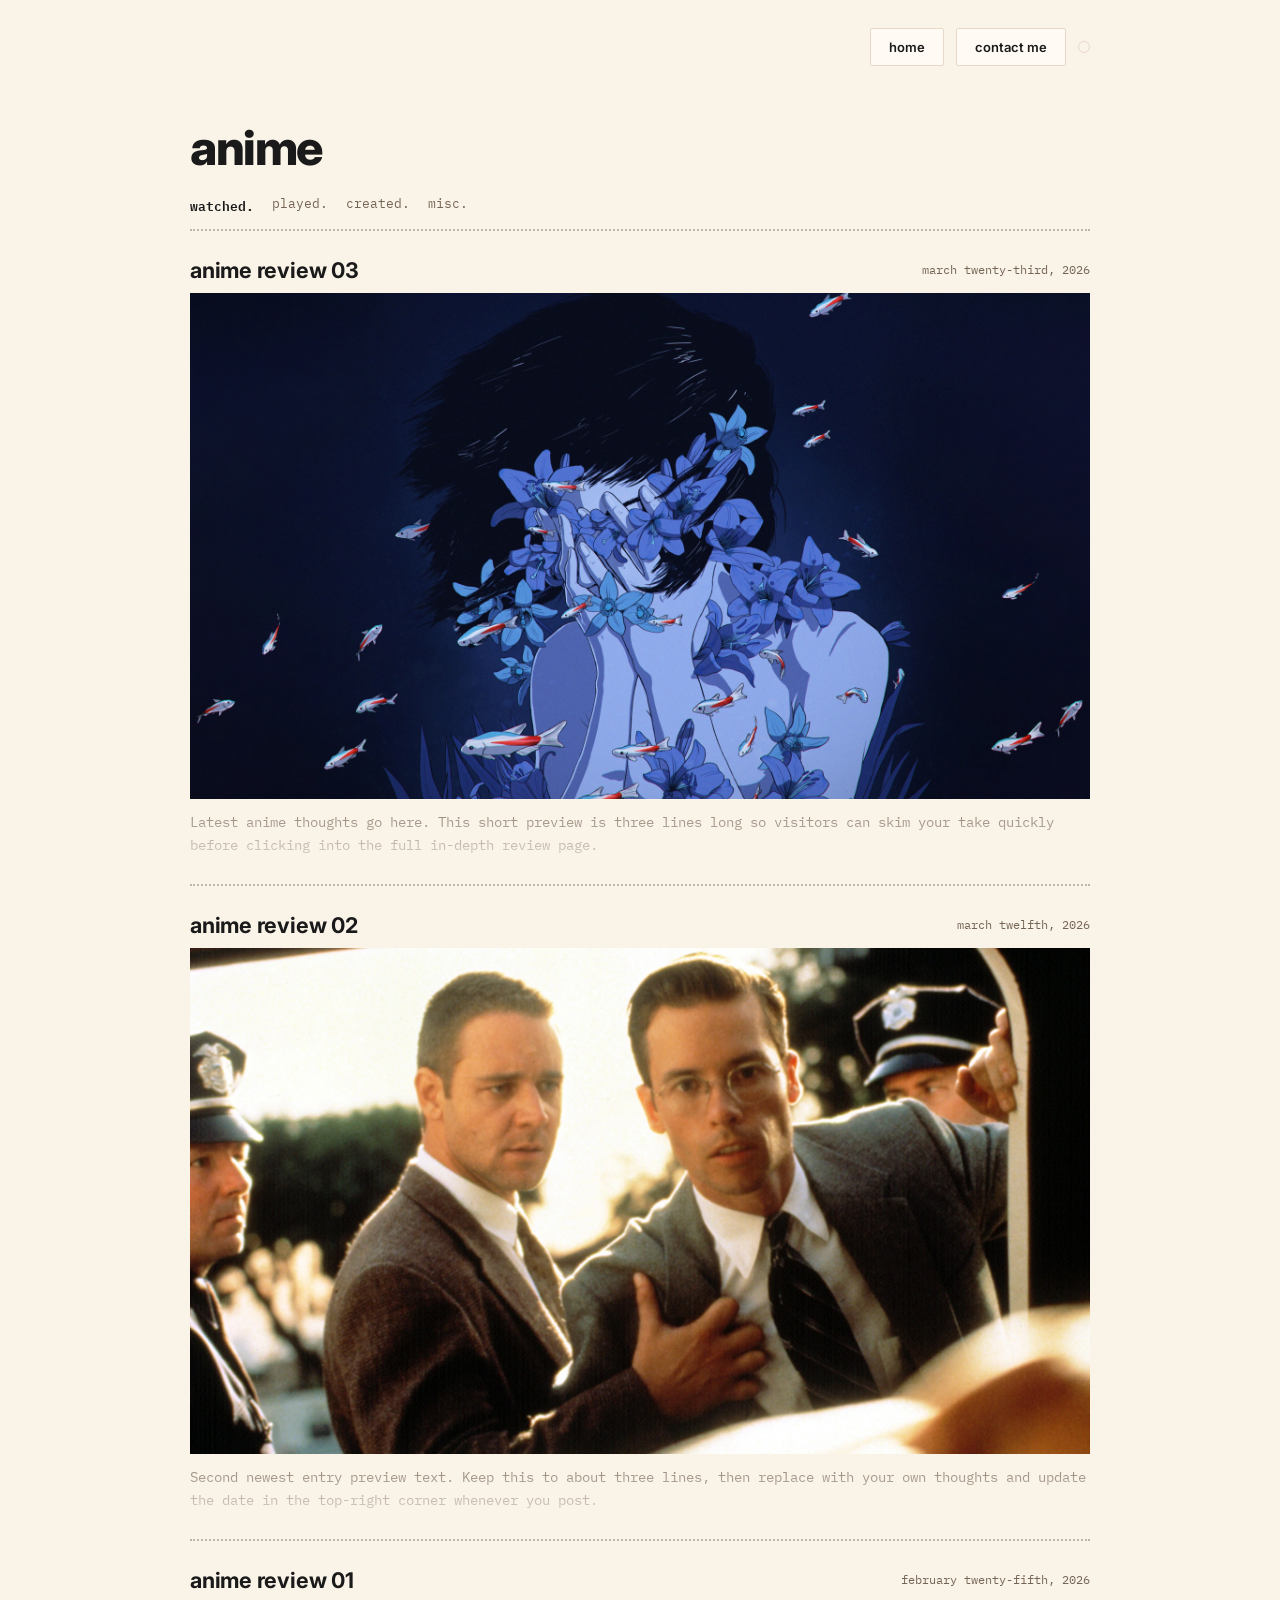
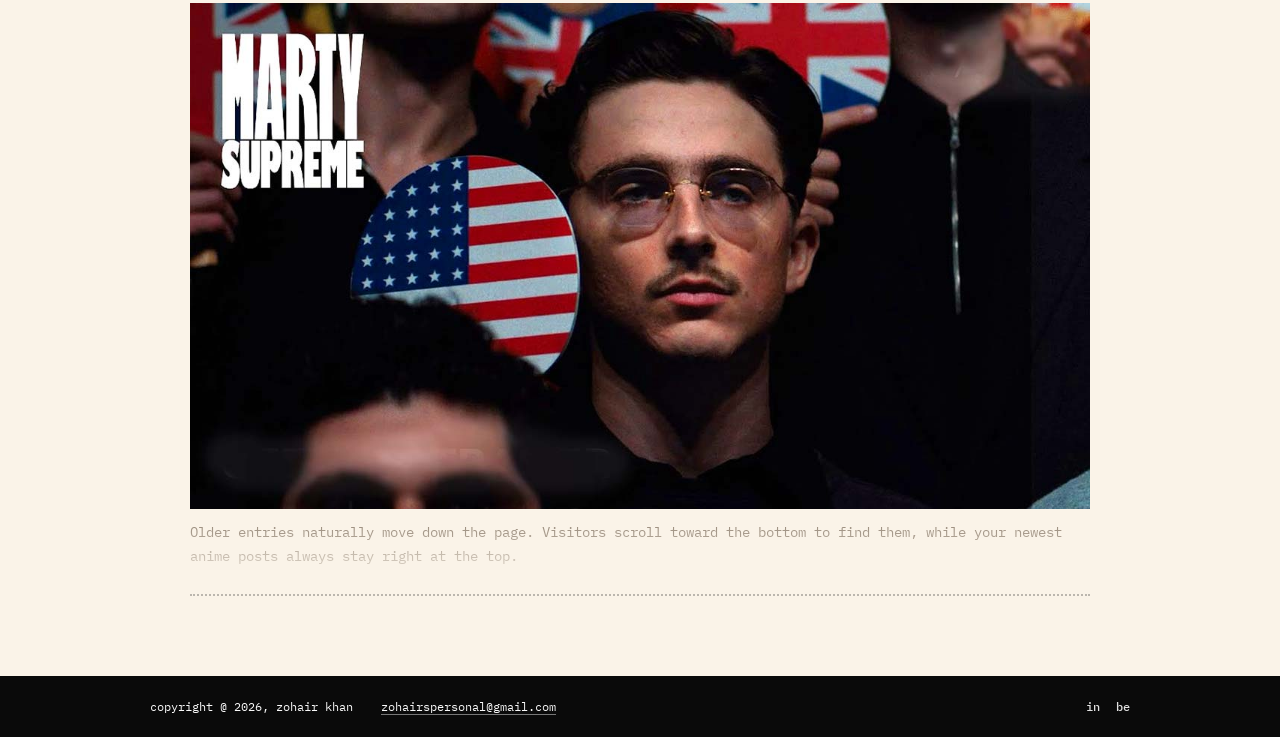
<file: watched-anime.html>
<!DOCTYPE html>
<html lang="en">
<head>
  <meta charset="UTF-8">
  <meta name="viewport" content="width=device-width, initial-scale=1.0">
  <title>anime</title>
  <link rel="preconnect" href="https://fonts.googleapis.com">
  <link rel="preconnect" href="https://fonts.gstatic.com" crossorigin>
  <link href="https://fonts.googleapis.com/css2?family=IBM+Plex+Mono:wght@400;500&family=Inter:wght@400;600;800;900&display=swap" rel="stylesheet">
  <link rel="stylesheet" href="portfolio-theme.css">
  <link rel="stylesheet" href="film.css">
</head>
<body>
  <div class="page">
    <header class="top-bar">
      <a class="nav-pill" href="index.html">home</a>
      <a class="nav-pill" href="contact.html">contact me</a>
      <button type="button" class="theme-dot" id="theme-toggle" aria-label="Toggle dark mode" aria-pressed="false" title="Theme"></button>
    </header>

    <main>
      <h1 class="page-title">anime</h1>
      <nav class="subpage-nav" aria-label="Portfolio sections">
        <a href="film.html" aria-current="page">watched.</a>
        <a href="games.html">played.</a>
        <a href="creative.html">created.</a>
        <a href="reads.html">misc.</a>
      </nav>

      <section class="watched-feed" aria-label="Anime reviews feed">
        <a href="anime-review-2026-03-23.html" class="review-entry">
          <div class="review-meta">
            <h2 class="review-title">anime review 03</h2>
            <span class="review-date">march twenty-third, 2026</span>
          </div>
          <div class="film-box">
            <img src="movie1.jpg" alt="Anime 3 banner">
            <div class="movie-name">Anime 3</div>
            <div class="movie-rating"><div class="stars-outer"><div class="stars-inner" style="width: 95%;"></div></div></div>
          </div>
          <p class="review-preview">Latest anime thoughts go here. This short preview is three lines long so visitors can skim your take quickly before clicking into the full in-depth review page.</p>
        </a>

        <a href="anime-review-2026-03-12.html" class="review-entry">
          <div class="review-meta">
            <h2 class="review-title">anime review 02</h2>
            <span class="review-date">march twelfth, 2026</span>
          </div>
          <div class="film-box">
            <img src="movie2.jpg" alt="Anime 2 banner">
            <div class="movie-name">Anime 2</div>
            <div class="movie-rating"><div class="stars-outer"><div class="stars-inner" style="width: 90%;"></div></div></div>
          </div>
          <p class="review-preview">Second newest entry preview text. Keep this to about three lines, then replace with your own thoughts and update the date in the top-right corner whenever you post.</p>
        </a>

        <a href="anime-review-2026-02-25.html" class="review-entry">
          <div class="review-meta">
            <h2 class="review-title">anime review 01</h2>
            <span class="review-date">february twenty-fifth, 2026</span>
          </div>
          <div class="film-box">
            <img src="movie3.jpg" alt="Anime 1 banner">
            <div class="movie-name">Anime 1</div>
            <div class="movie-rating"><div class="stars-outer"><div class="stars-inner" style="width: 85%;"></div></div></div>
          </div>
          <p class="review-preview">Older entries naturally move down the page. Visitors scroll toward the bottom to find them, while your newest anime posts always stay right at the top.</p>
        </a>
      </section>
    </main>
  </div>

  <footer class="site-footer">
    <div class="inner">
      <span>copyright @ 2026, zohair khan</span>
      <span><a href="mailto:zohairspersonal@gmail.com">zohairspersonal@gmail.com</a></span>
      <div class="footer-social" aria-label="Social">
        <a href="https://linkedin.com" target="_blank" rel="noopener noreferrer">in</a>
        <a href="https://behance.net" target="_blank" rel="noopener noreferrer">be</a>
      </div>
    </div>
  </footer>

  <script src="portfolio-theme.js" defer></script>
</body>
</html>
</file>
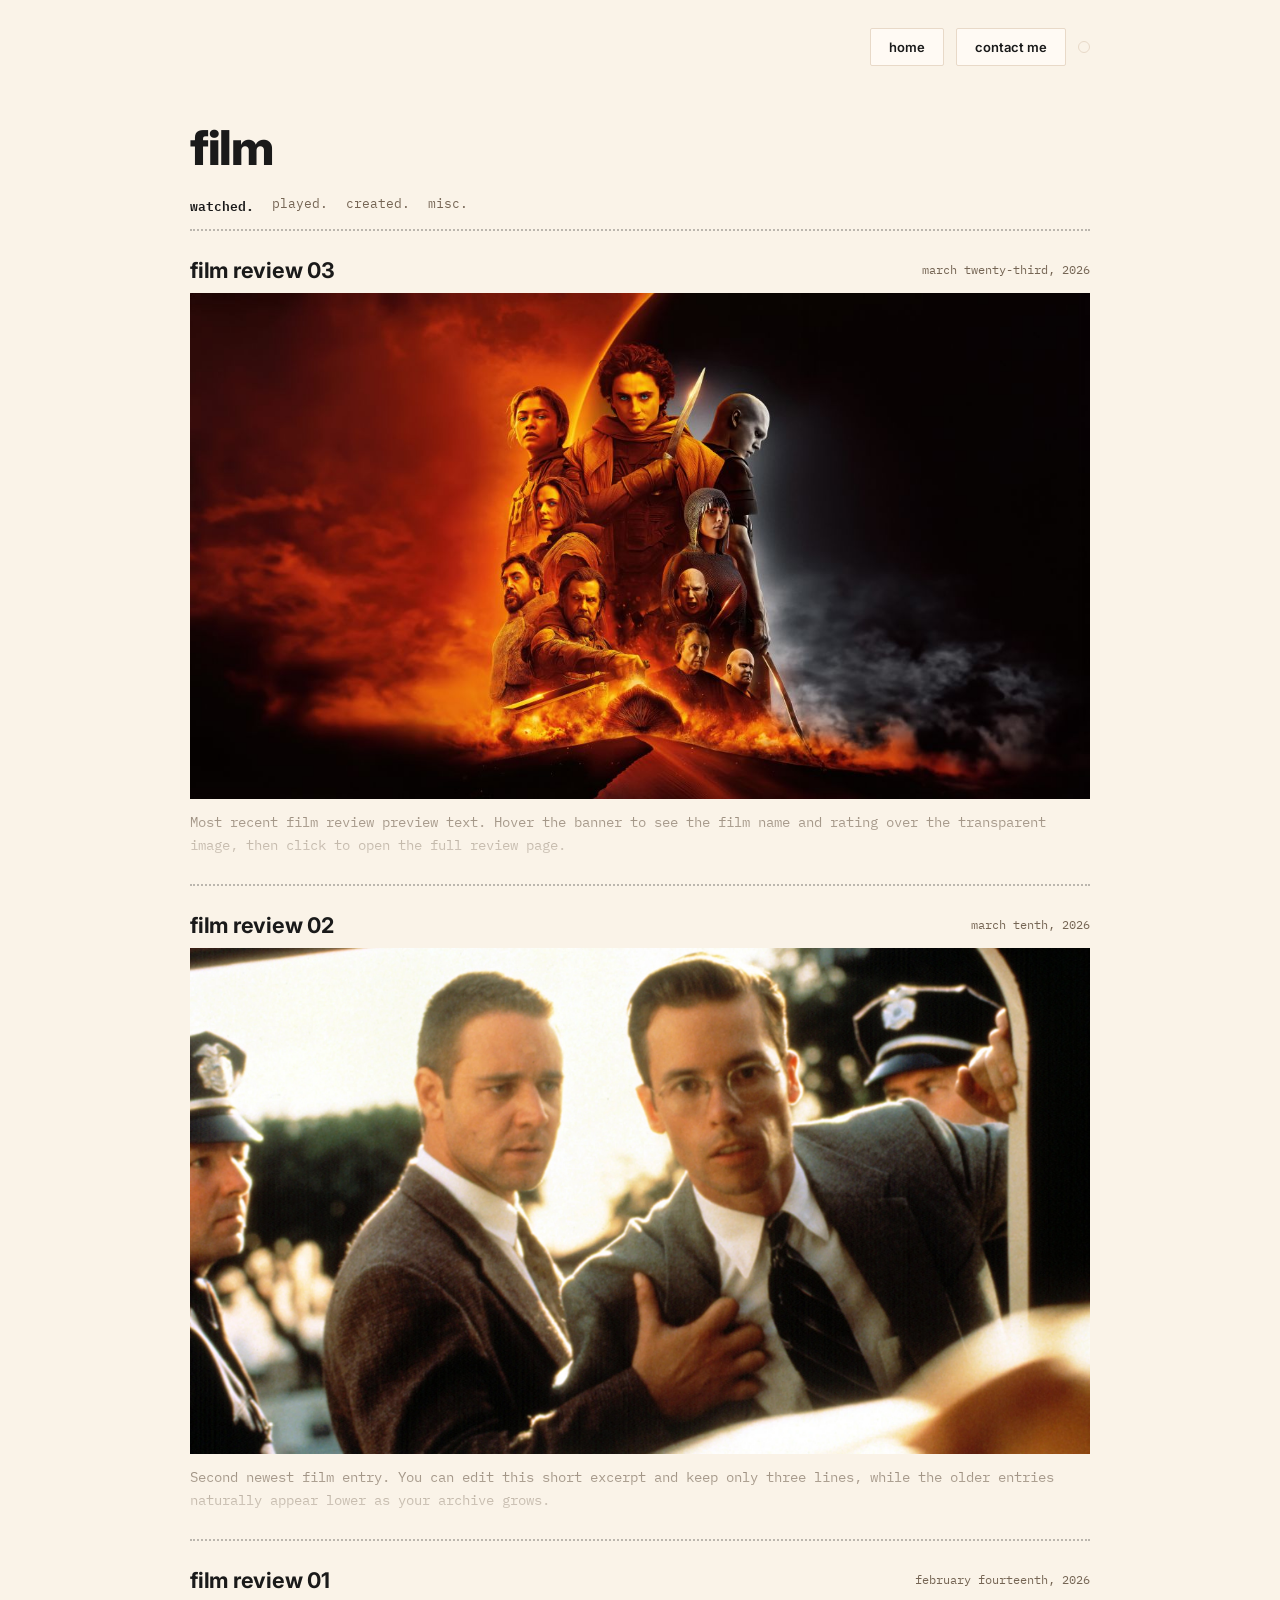
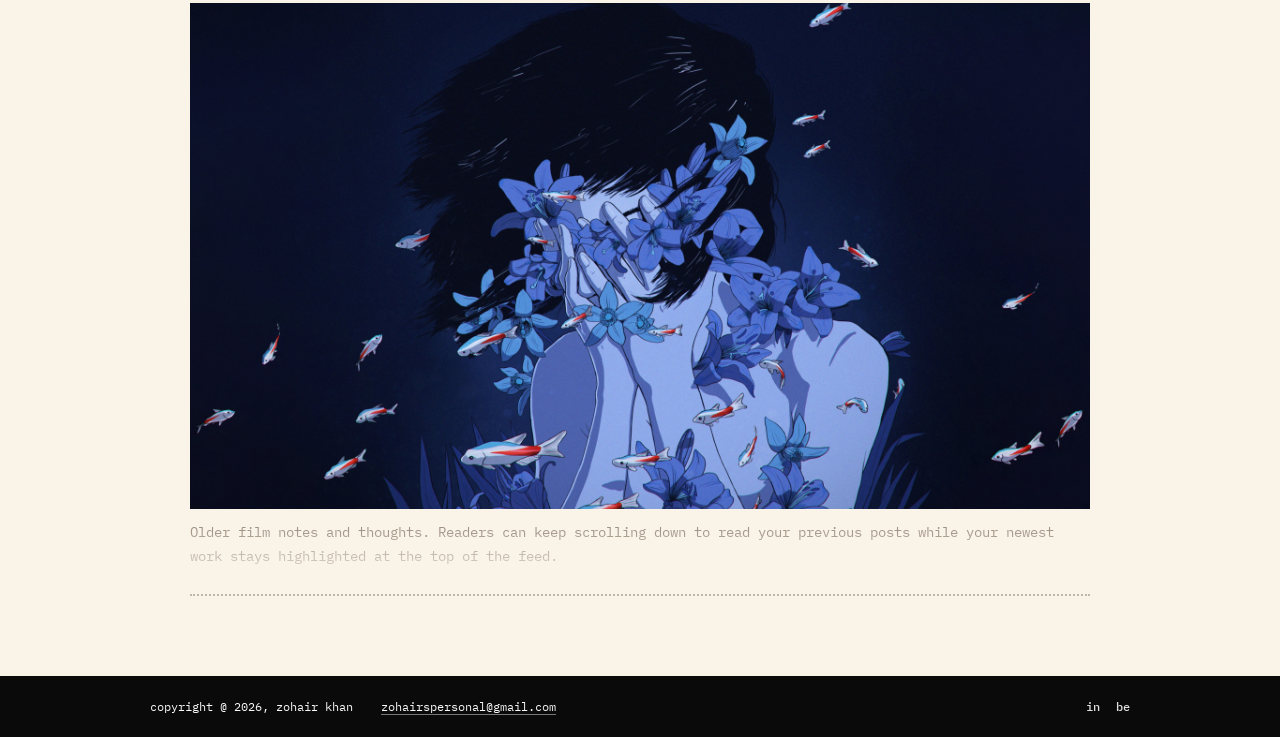
<file: watched-film.html>
<!DOCTYPE html>
<html lang="en">
<head>
  <meta charset="UTF-8">
  <meta name="viewport" content="width=device-width, initial-scale=1.0">
  <title>film</title>
  <link rel="preconnect" href="https://fonts.googleapis.com">
  <link rel="preconnect" href="https://fonts.gstatic.com" crossorigin>
  <link href="https://fonts.googleapis.com/css2?family=IBM+Plex+Mono:wght@400;500&family=Inter:wght@400;600;800;900&display=swap" rel="stylesheet">
  <link rel="stylesheet" href="portfolio-theme.css">
  <link rel="stylesheet" href="film.css">
</head>
<body>
  <div class="page">
    <header class="top-bar">
      <a class="nav-pill" href="index.html">home</a>
      <a class="nav-pill" href="contact.html">contact me</a>
      <button type="button" class="theme-dot" id="theme-toggle" aria-label="Toggle dark mode" aria-pressed="false" title="Theme"></button>
    </header>

    <main>
      <h1 class="page-title">film</h1>
      <nav class="subpage-nav" aria-label="Portfolio sections">
        <a href="film.html" aria-current="page">watched.</a>
        <a href="games.html">played.</a>
        <a href="creative.html">created.</a>
        <a href="reads.html">misc.</a>
      </nav>

      <section class="watched-feed" aria-label="Film reviews feed">
        <a href="film-review-2026-03-23.html" class="review-entry">
          <div class="review-meta">
            <h2 class="review-title">film review 03</h2>
            <span class="review-date">march twenty-third, 2026</span>
          </div>
          <div class="film-box">
            <img src="movie4.jpg" alt="Film 3 banner">
            <div class="movie-name">Film 3</div>
            <div class="movie-rating"><div class="stars-outer"><div class="stars-inner" style="width: 100%;"></div></div></div>
          </div>
          <p class="review-preview">Most recent film review preview text. Hover the banner to see the film name and rating over the transparent image, then click to open the full review page.</p>
        </a>

        <a href="film-review-2026-03-10.html" class="review-entry">
          <div class="review-meta">
            <h2 class="review-title">film review 02</h2>
            <span class="review-date">march tenth, 2026</span>
          </div>
          <div class="film-box">
            <img src="movie2.jpg" alt="Film 2 banner">
            <div class="movie-name">Film 2</div>
            <div class="movie-rating"><div class="stars-outer"><div class="stars-inner" style="width: 90%;"></div></div></div>
          </div>
          <p class="review-preview">Second newest film entry. You can edit this short excerpt and keep only three lines, while the older entries naturally appear lower as your archive grows.</p>
        </a>

        <a href="film-review-2026-02-14.html" class="review-entry">
          <div class="review-meta">
            <h2 class="review-title">film review 01</h2>
            <span class="review-date">february fourteenth, 2026</span>
          </div>
          <div class="film-box">
            <img src="movie1.jpg" alt="Film 1 banner">
            <div class="movie-name">Film 1</div>
            <div class="movie-rating"><div class="stars-outer"><div class="stars-inner" style="width: 85%;"></div></div></div>
          </div>
          <p class="review-preview">Older film notes and thoughts. Readers can keep scrolling down to read your previous posts while your newest work stays highlighted at the top of the feed.</p>
        </a>
      </section>
    </main>
  </div>

  <footer class="site-footer">
    <div class="inner">
      <span>copyright @ 2026, zohair khan</span>
      <span><a href="mailto:zohairspersonal@gmail.com">zohairspersonal@gmail.com</a></span>
      <div class="footer-social" aria-label="Social">
        <a href="https://linkedin.com" target="_blank" rel="noopener noreferrer">in</a>
        <a href="https://behance.net" target="_blank" rel="noopener noreferrer">be</a>
      </div>
    </div>
  </footer>

  <script src="portfolio-theme.js" defer></script>
</body>
</html>
</file>
<file: portfolio-theme.css>
/* Shared with index + category subpages — keep in sync with homepage */

:root {
  --bg: #faf3e8;
  --text: #1a1a1a;
  --text-muted: #756554;
  --nav-box-bg: #fffaf4;
  --nav-box-border: #e8d9c8;
  --thumb-border: #e0d0bc;
  --footer-bg: #0a0a0a;
  --footer-text: #fafafa;
  --mono: "IBM Plex Mono", ui-monospace, monospace;
  --sans: "Inter", -apple-system, BlinkMacSystemFont, sans-serif;
}

[data-theme="dark"] {
  --bg: #1c1914;
  --text: #f5f5f5;
  --text-muted: #a89f92;
  --nav-box-bg: #2a241c;
  --nav-box-border: #3d362c;
  --thumb-border: #3d362c;
  --footer-bg: #000000;
  --footer-text: #e5e5e5;
}

* {
  box-sizing: border-box;
}

html {
  scroll-behavior: smooth;
  color-scheme: light;
}

html[data-theme="dark"] {
  color-scheme: dark;
}

body {
  margin: 0;
  background: var(--bg);
  color: var(--text);
  font-family: var(--sans);
  transition: background 0.2s ease, color 0.2s ease;
}

a {
  color: inherit;
}

.page {
  max-width: 980px;
  margin: 0 auto;
  padding: 28px clamp(20px, 4vw, 40px) 80px;
}

/* —— Top nav —— */
.top-bar {
  display: flex;
  justify-content: flex-end;
  align-items: center;
  gap: 12px;
  flex-wrap: wrap;
  margin-bottom: clamp(32px, 6vw, 56px);
}

.nav-pill {
  display: inline-block;
  padding: 10px 18px;
  font-size: 0.8125rem;
  font-weight: 600;
  text-decoration: none;
  text-transform: lowercase;
  background: var(--nav-box-bg);
  border: 1px solid var(--nav-box-border);
  border-radius: 2px;
  transition: background 0.15s ease, border-color 0.15s ease;
}

.nav-pill:hover {
  background: color-mix(in srgb, var(--nav-box-bg) 85%, var(--text));
}

.nav-pill[aria-current="page"] {
  font-weight: 700;
  border-color: color-mix(in srgb, var(--text) 22%, var(--nav-box-border));
}

.theme-dot {
  width: 12px;
  height: 12px;
  padding: 0;
  border-radius: 50%;
  border: 1px solid var(--nav-box-border);
  background: var(--bg);
  cursor: pointer;
  flex-shrink: 0;
}

.theme-dot[aria-pressed="true"] {
  background: var(--text);
}

/* —— Homepage intro —— */
.intro-block {
  display: grid;
  grid-template-columns: minmax(160px, 280px) 1fr;
  gap: clamp(24px, 5vw, 48px);
  align-items: start;
  margin-bottom: clamp(28px, 5vw, 40px);
}

.name-brand {
  font-size: clamp(2rem, 4.5vw, 3.25rem);
  font-weight: 900;
  line-height: 1.02;
  letter-spacing: -0.04em;
  user-select: none;
  text-transform: lowercase;
}

.hi {
  font-size: clamp(2.5rem, 6vw, 3.75rem);
  font-weight: 800;
  margin: 0 0 16px;
  letter-spacing: -0.03em;
}

.intro-lead {
  font-family: var(--mono);
  font-size: 0.9375rem;
  font-weight: 400;
  line-height: 1.65;
  color: var(--text);
  margin: 0;
  max-width: 52ch;
}

.intro-columns {
  display: grid;
  grid-template-columns: 1fr 1fr;
  gap: clamp(20px, 4vw, 40px);
  font-family: var(--mono);
  font-size: 0.8125rem;
  line-height: 1.7;
  color: var(--text-muted);
}

.intro-columns p {
  margin: 0;
}

.rule-dotted {
  border: none;
  height: 0;
  margin: clamp(36px, 6vw, 52px) 0 clamp(28px, 5vw, 40px);
  border-top: 2px dotted color-mix(in srgb, var(--text) 28%, transparent);
}

.rule-dotted--sub {
  margin: clamp(20px, 4vw, 32px) 0 clamp(24px, 4vw, 36px);
}

.categories-row {
  display: grid;
  grid-template-columns: minmax(0, 1fr) minmax(0, 1.4fr);
  gap: clamp(15px, 5vw, 48px);
  align-items: start;
}

.category-nav {
  display: flex;
  flex-direction: column;
  align-items: flex-start;
  gap: clamp(10px, 2vw, 18px);
  margin: 0;
  padding: 0;
  list-style: none;
}

.category-heading {
  font-size: clamp(1.75rem, 4vw, 2.75rem);
  font-weight: 800;
  letter-spacing: -0.03em;
  line-height: 1.15;
  text-decoration: none;
  text-transform: lowercase;
  color: var(--text);
  border-bottom: 2px solid transparent;
  transition: border-color 0.2s ease, color 0.2s ease;
}

.category-heading:hover {
  border-bottom-color: var(--text);
}

.category-heading:focus-visible {
  outline: 2px solid var(--text);
  outline-offset: 4px;
}

.bottom-spotlight {
  margin: 0;
  padding: 0;
  width: 100%;
}

.bottom-spotlight-img {
  width: 100%;
  height: auto;
  display: block;
  border: 1px solid var(--thumb-border);
  background: var(--nav-box-bg);
}

/* —— Subpages (watched / played / …) —— */
.page-title {
  font-size: clamp(2rem, 4vw, 3rem);
  font-weight: 800;
  letter-spacing: -0.03em;
  line-height: 1.1;
  text-transform: lowercase;
  margin: 0 0 clamp(12px, 3vw, 20px);
}

.subpage-nav {
  display: flex;
  flex-wrap: wrap;
  gap: 8px 18px;
  margin: 0 0 clamp(8px, 2vw, 12px);
}

.subpage-nav a {
  font-family: var(--mono);
  font-size: 0.8125rem;
  text-decoration: none;
  color: var(--text-muted);
  text-transform: lowercase;
  transition: color 0.15s ease;
}

.subpage-nav a:hover {
  color: var(--text);
}

.subpage-nav a[aria-current="page"] {
  color: var(--text);
  font-weight: 600;
  pointer-events: none;
}

.subpage-lead {
  font-family: var(--mono);
  font-size: 0.9375rem;
  color: var(--text-muted);
  line-height: 1.65;
  margin: 0;
}

.subpage-lead a {
  color: var(--text);
  text-decoration: underline;
  text-underline-offset: 3px;
}

.watched-chooser {
  min-height: 46vh;
  display: grid;
  place-items: center;
  gap: 22px;
  align-content: center;
}

.watched-choice {
  font-size: clamp(2rem, 6vw, 4.25rem);
  font-weight: 800;
  letter-spacing: -0.03em;
  line-height: 1;
  text-decoration: none;
  text-transform: lowercase;
  color: var(--text-muted);
  border-bottom: 3px solid transparent;
  padding-bottom: 4px;
  transition: color 0.2s ease, border-color 0.2s ease, transform 0.2s ease;
}

.watched-choice:hover {
  color: var(--text);
  border-bottom-color: var(--text);
  transform: translateY(-2px);
}

.watched-choice:focus-visible {
  outline: 2px solid var(--text);
  outline-offset: 6px;
}

/* —— Footer —— */
.site-footer {
  margin-top: 0;
  background: var(--footer-bg);
  color: var(--footer-text);
  font-family: var(--mono);
  font-size: 0.75rem;
  padding: 20px clamp(20px, 4vw, 40px);
  line-height: 1.8;
  text-transform: lowercase;
}

.site-footer .inner {
  max-width: 980px;
  margin: 0 auto;
  display: flex;
  flex-wrap: wrap;
  align-items: center;
  gap: 12px 28px;
}

.site-footer a {
  color: var(--footer-text);
  text-decoration: none;
  border-bottom: 1px solid color-mix(in srgb, var(--footer-text) 45%, transparent);
}

.site-footer a:hover {
  border-bottom-color: var(--footer-text);
}

.footer-social {
  display: inline-flex;
  gap: 16px;
  margin-left: auto;
}

.footer-social a {
  font-weight: 500;
  border-bottom: none;
  opacity: 0.9;
}

.footer-social a:hover {
  opacity: 1;
}

@media (max-width: 720px) {
  .intro-block {
    grid-template-columns: 1fr;
  }

  .name-brand {
    font-size: clamp(1.75rem, 8vw, 2.5rem);
    max-width: 100%;
  }

  .intro-columns {
    grid-template-columns: 1fr;
  }

  .footer-social {
    margin-left: 0;
  }

  .categories-row {
    grid-template-columns: 1fr;
  }
}
</file>
<file: film.css>
/* Watched pages — vertical feed with hover banner + stars */

@keyframes feed-fade-in {
  from {
    opacity: 0;
  }
  to {
    opacity: 1;
  }
}

.watched-feed {
  display: flex;
  flex-direction: column;
  opacity: 0;
  animation: feed-fade-in 1.5s cubic-bezier(0.22, 1, 0.36, 1) forwards;
}

@media (prefers-reduced-motion: reduce) {
  .watched-feed {
    animation: none;
    opacity: 1;
  }
}

.review-entry {
  display: block;
  text-decoration: none;
  color: inherit;
  padding: clamp(16px, 2.2vw, 26px) 0;
  border-top: 2px dotted color-mix(in srgb, var(--text) 28%, transparent);
}

.review-entry:last-child {
  border-bottom: 2px dotted color-mix(in srgb, var(--text) 28%, transparent);
}

.review-meta {
  display: flex;
  align-items: center;
  justify-content: space-between;
  gap: 20px;
  margin-bottom: 10px;
}

.review-title {
  font-size: clamp(1.1rem, 2vw, 1.35rem);
  font-weight: 700;
  letter-spacing: -0.01em;
  text-transform: lowercase;
  margin: 0;
}

.review-date {
  font-family: var(--mono);
  font-size: 0.75rem;
  text-transform: lowercase;
  color: var(--text-muted);
  white-space: nowrap;
}

.film-box {
  position: relative;
  display: block;
  width: 100%;
  aspect-ratio: 16 / 9;
  overflow: hidden;
  cursor: pointer;
}

.film-box img {
  width: 100%;
  height: 100%;
  object-fit: cover;
  display: block;
  transition: opacity 0.3s ease;
}

.film-box .movie-name {
  position: absolute;
  top: 50%;
  left: 50%;
  transform: translate(-50%, -50%);
  color: #fff;
  font-size: clamp(1.1rem, 2.5vw, 1.5rem);
  font-weight: 700;
  text-align: center;
  opacity: 0;
  transition: opacity 0.3s ease;
  pointer-events: none;
  text-shadow: 0 0 12px rgba(0, 0, 0, 0.85);
}

.movie-rating {
  position: absolute;
  bottom: 10px;
  left: 50%;
  transform: translateX(-50%);
  font-size: 1.2em;
  width: 100px;
  opacity: 0;
  transition: opacity 0.3s ease;
  pointer-events: none;
}

.review-preview {
  margin: 12px 0 0;
  font-family: var(--mono);
  font-size: 0.86rem;
  line-height: 1.7;
  color: var(--text-muted);
  display: -webkit-box;
  -webkit-box-orient: vertical;
  -webkit-line-clamp: 3;
  line-clamp: 3;
  overflow: hidden;
  mask-image: linear-gradient(to bottom, #000 70%, transparent 100%);
  -webkit-mask-image: linear-gradient(to bottom, #000 -50%, transparent 150%);
}

.stars-outer {
  position: relative;
  display: inline-block;
  color: color-mix(in srgb, var(--text-muted) 55%, #888);
}

.stars-inner {
  position: absolute;
  top: 0;
  left: 0;
  white-space: nowrap;
  overflow: hidden;
  width: 0;
  color: #e63946;
}

[data-theme="dark"] .stars-inner {
  color: #ff6b6b;
}

.stars-outer::before,
.stars-inner::before {
  content: "★★★★★";
  font-family: Arial, sans-serif;
  font-size: 1.2em;
}

.film-box:hover img {
  opacity: 0.5;
}

.film-box:hover .movie-name,
.film-box:hover .movie-rating {
  opacity: 1;
}

.review-entry:hover .review-title {
  text-decoration: underline;
  text-underline-offset: 4px;
}

.review-entry:focus-visible {
  outline: 2px solid var(--text);
  outline-offset: 8px;
}
</file>
